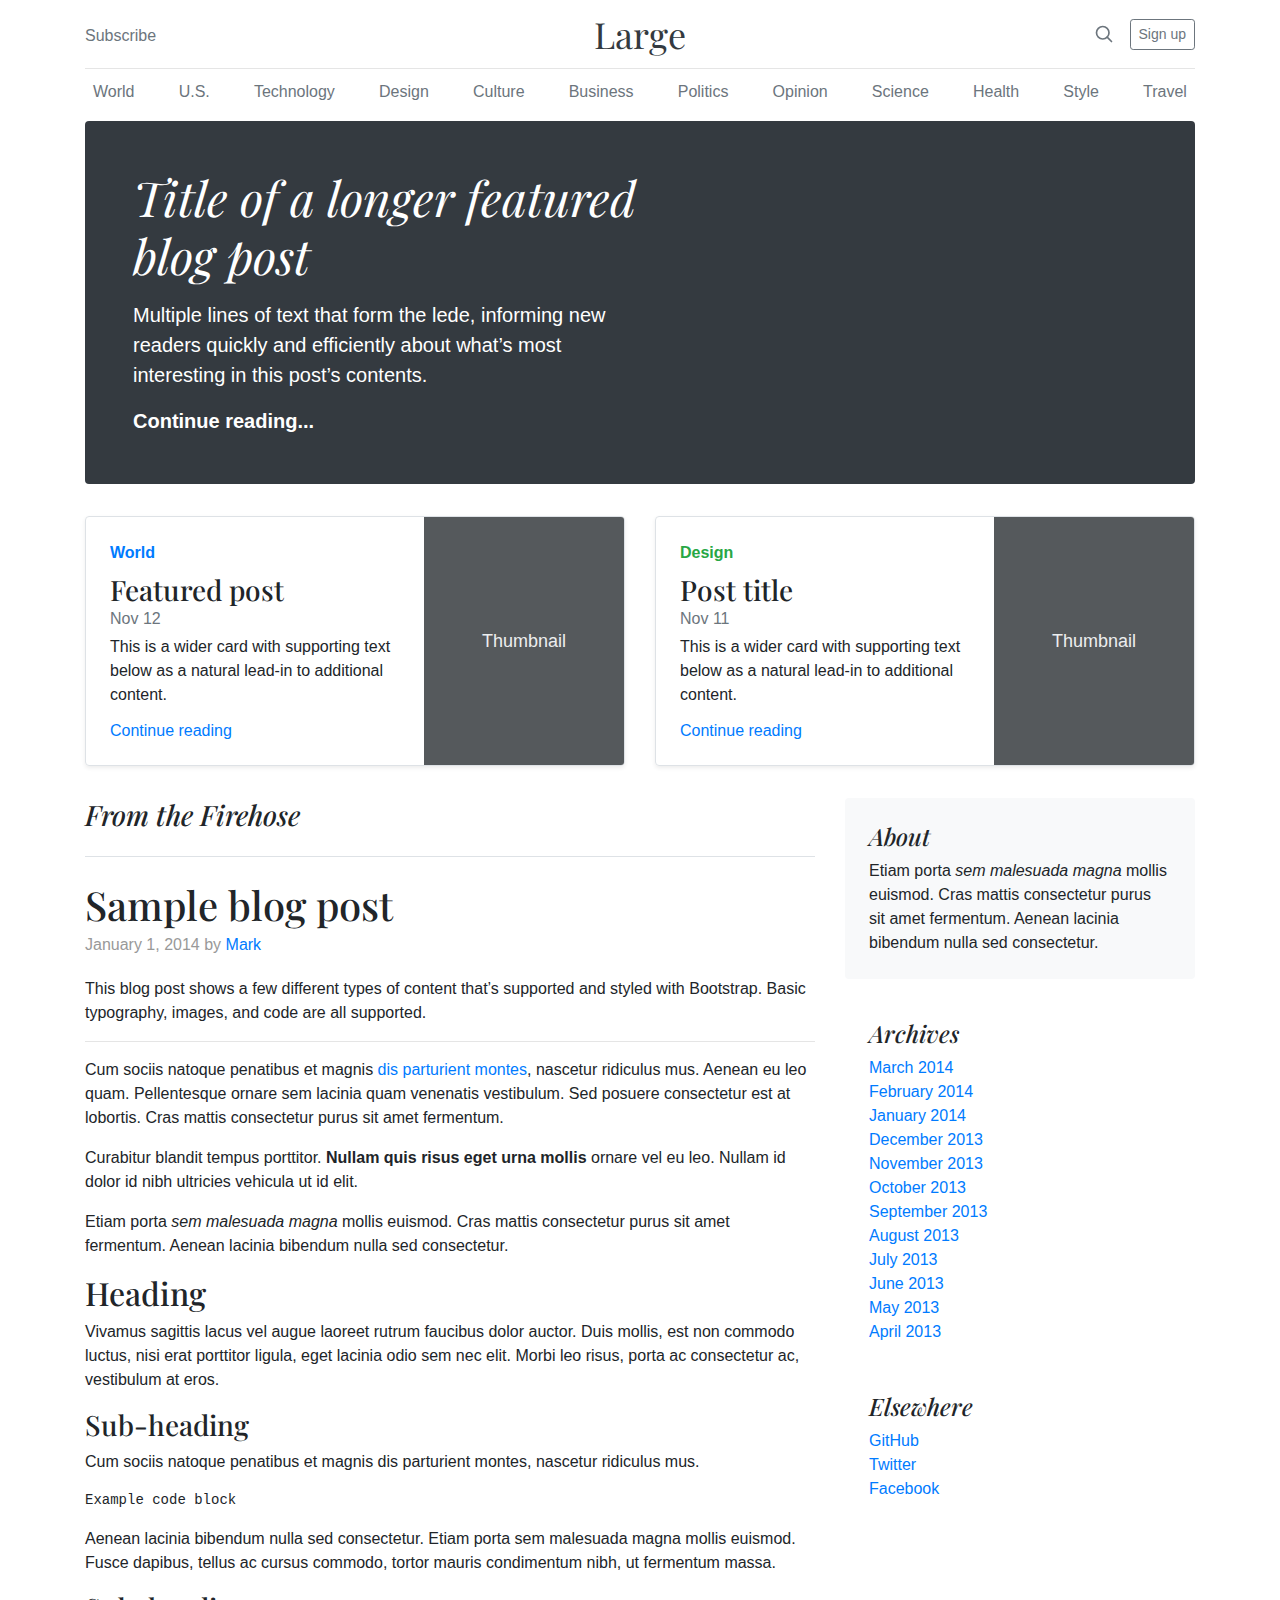
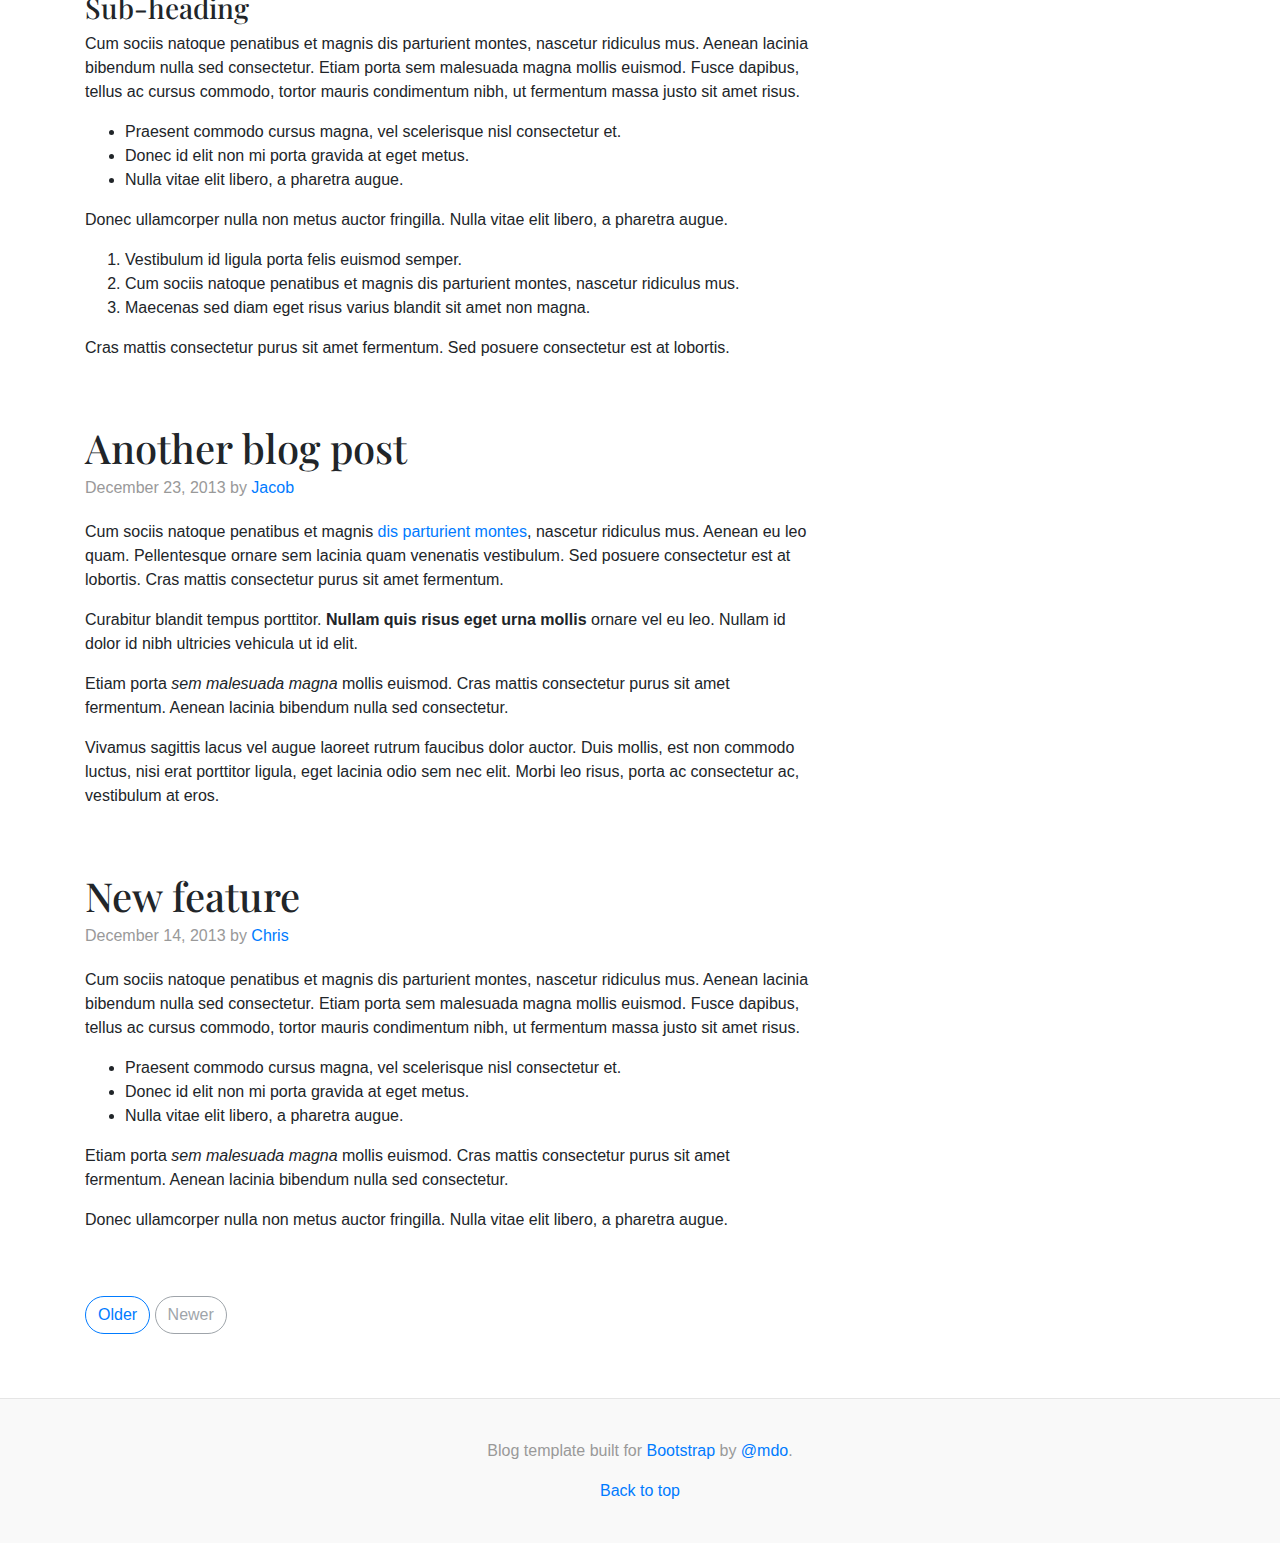
<file: Bootstrap/bootstrap-4.5.0-examples/blog/index.html>
<!doctype html>
<html lang="en">
  <head>
    <meta charset="utf-8">
    <meta name="viewport" content="width=device-width, initial-scale=1, shrink-to-fit=no">
    <meta name="description" content="">
    <meta name="author" content="Mark Otto, Jacob Thornton, and Bootstrap contributors">
    <meta name="generator" content="Jekyll v4.0.1">
    <title>Blog Template · Bootstrap</title>

    <link rel="canonical" href="https://getbootstrap.com/docs/4.5/examples/blog/">

    <!-- Bootstrap core CSS -->
<link href="../assets/dist/css/bootstrap.css" rel="stylesheet">

    <style>
      .bd-placeholder-img {
        font-size: 1.125rem;
        text-anchor: middle;
        -webkit-user-select: none;
        -moz-user-select: none;
        -ms-user-select: none;
        user-select: none;
      }

      @media (min-width: 768px) {
        .bd-placeholder-img-lg {
          font-size: 3.5rem;
        }
      }
    </style>
    <!-- Custom styles for this template -->
    <link href="https://fonts.googleapis.com/css?family=Playfair+Display:700,900" rel="stylesheet">
    <!-- Custom styles for this template -->
    <link href="blog.css" rel="stylesheet">
  </head>
  <body>
    <div class="container">
  <header class="blog-header py-3">
    <div class="row flex-nowrap justify-content-between align-items-center">
      <div class="col-4 pt-1">
        <a class="text-muted" href="#">Subscribe</a>
      </div>
      <div class="col-4 text-center">
        <a class="blog-header-logo text-dark" href="#">Large</a>
      </div>
      <div class="col-4 d-flex justify-content-end align-items-center">
        <a class="text-muted" href="#" aria-label="Search">
          <svg xmlns="http://www.w3.org/2000/svg" width="20" height="20" fill="none" stroke="currentColor" stroke-linecap="round" stroke-linejoin="round" stroke-width="2" class="mx-3" role="img" viewBox="0 0 24 24" focusable="false"><title>Search</title><circle cx="10.5" cy="10.5" r="7.5"/><path d="M21 21l-5.2-5.2"/></svg>
        </a>
        <a class="btn btn-sm btn-outline-secondary" href="#">Sign up</a>
      </div>
    </div>
  </header>

  <div class="nav-scroller py-1 mb-2">
    <nav class="nav d-flex justify-content-between">
      <a class="p-2 text-muted" href="#">World</a>
      <a class="p-2 text-muted" href="#">U.S.</a>
      <a class="p-2 text-muted" href="#">Technology</a>
      <a class="p-2 text-muted" href="#">Design</a>
      <a class="p-2 text-muted" href="#">Culture</a>
      <a class="p-2 text-muted" href="#">Business</a>
      <a class="p-2 text-muted" href="#">Politics</a>
      <a class="p-2 text-muted" href="#">Opinion</a>
      <a class="p-2 text-muted" href="#">Science</a>
      <a class="p-2 text-muted" href="#">Health</a>
      <a class="p-2 text-muted" href="#">Style</a>
      <a class="p-2 text-muted" href="#">Travel</a>
    </nav>
  </div>

  <div class="jumbotron p-4 p-md-5 text-white rounded bg-dark">
    <div class="col-md-6 px-0">
      <h1 class="display-4 font-italic">Title of a longer featured blog post</h1>
      <p class="lead my-3">Multiple lines of text that form the lede, informing new readers quickly and efficiently about what’s most interesting in this post’s contents.</p>
      <p class="lead mb-0"><a href="#" class="text-white font-weight-bold">Continue reading...</a></p>
    </div>
  </div>

  <div class="row mb-2">
    <div class="col-md-6">
      <div class="row no-gutters border rounded overflow-hidden flex-md-row mb-4 shadow-sm h-md-250 position-relative">
        <div class="col p-4 d-flex flex-column position-static">
          <strong class="d-inline-block mb-2 text-primary">World</strong>
          <h3 class="mb-0">Featured post</h3>
          <div class="mb-1 text-muted">Nov 12</div>
          <p class="card-text mb-auto">This is a wider card with supporting text below as a natural lead-in to additional content.</p>
          <a href="#" class="stretched-link">Continue reading</a>
        </div>
        <div class="col-auto d-none d-lg-block">
          <svg class="bd-placeholder-img" width="200" height="250" xmlns="http://www.w3.org/2000/svg" preserveAspectRatio="xMidYMid slice" focusable="false" role="img" aria-label="Placeholder: Thumbnail"><title>Placeholder</title><rect width="100%" height="100%" fill="#55595c"/><text x="50%" y="50%" fill="#eceeef" dy=".3em">Thumbnail</text></svg>
        </div>
      </div>
    </div>
    <div class="col-md-6">
      <div class="row no-gutters border rounded overflow-hidden flex-md-row mb-4 shadow-sm h-md-250 position-relative">
        <div class="col p-4 d-flex flex-column position-static">
          <strong class="d-inline-block mb-2 text-success">Design</strong>
          <h3 class="mb-0">Post title</h3>
          <div class="mb-1 text-muted">Nov 11</div>
          <p class="mb-auto">This is a wider card with supporting text below as a natural lead-in to additional content.</p>
          <a href="#" class="stretched-link">Continue reading</a>
        </div>
        <div class="col-auto d-none d-lg-block">
          <svg class="bd-placeholder-img" width="200" height="250" xmlns="http://www.w3.org/2000/svg" preserveAspectRatio="xMidYMid slice" focusable="false" role="img" aria-label="Placeholder: Thumbnail"><title>Placeholder</title><rect width="100%" height="100%" fill="#55595c"/><text x="50%" y="50%" fill="#eceeef" dy=".3em">Thumbnail</text></svg>
        </div>
      </div>
    </div>
  </div>
</div>

<main role="main" class="container">
  <div class="row">
    <div class="col-md-8 blog-main">
      <h3 class="pb-4 mb-4 font-italic border-bottom">
        From the Firehose
      </h3>

      <div class="blog-post">
        <h2 class="blog-post-title">Sample blog post</h2>
        <p class="blog-post-meta">January 1, 2014 by <a href="#">Mark</a></p>

        <p>This blog post shows a few different types of content that’s supported and styled with Bootstrap. Basic typography, images, and code are all supported.</p>
        <hr>
        <p>Cum sociis natoque penatibus et magnis <a href="#">dis parturient montes</a>, nascetur ridiculus mus. Aenean eu leo quam. Pellentesque ornare sem lacinia quam venenatis vestibulum. Sed posuere consectetur est at lobortis. Cras mattis consectetur purus sit amet fermentum.</p>
        <blockquote>
          <p>Curabitur blandit tempus porttitor. <strong>Nullam quis risus eget urna mollis</strong> ornare vel eu leo. Nullam id dolor id nibh ultricies vehicula ut id elit.</p>
        </blockquote>
        <p>Etiam porta <em>sem malesuada magna</em> mollis euismod. Cras mattis consectetur purus sit amet fermentum. Aenean lacinia bibendum nulla sed consectetur.</p>
        <h2>Heading</h2>
        <p>Vivamus sagittis lacus vel augue laoreet rutrum faucibus dolor auctor. Duis mollis, est non commodo luctus, nisi erat porttitor ligula, eget lacinia odio sem nec elit. Morbi leo risus, porta ac consectetur ac, vestibulum at eros.</p>
        <h3>Sub-heading</h3>
        <p>Cum sociis natoque penatibus et magnis dis parturient montes, nascetur ridiculus mus.</p>
        <pre><code>Example code block</code></pre>
        <p>Aenean lacinia bibendum nulla sed consectetur. Etiam porta sem malesuada magna mollis euismod. Fusce dapibus, tellus ac cursus commodo, tortor mauris condimentum nibh, ut fermentum massa.</p>
        <h3>Sub-heading</h3>
        <p>Cum sociis natoque penatibus et magnis dis parturient montes, nascetur ridiculus mus. Aenean lacinia bibendum nulla sed consectetur. Etiam porta sem malesuada magna mollis euismod. Fusce dapibus, tellus ac cursus commodo, tortor mauris condimentum nibh, ut fermentum massa justo sit amet risus.</p>
        <ul>
          <li>Praesent commodo cursus magna, vel scelerisque nisl consectetur et.</li>
          <li>Donec id elit non mi porta gravida at eget metus.</li>
          <li>Nulla vitae elit libero, a pharetra augue.</li>
        </ul>
        <p>Donec ullamcorper nulla non metus auctor fringilla. Nulla vitae elit libero, a pharetra augue.</p>
        <ol>
          <li>Vestibulum id ligula porta felis euismod semper.</li>
          <li>Cum sociis natoque penatibus et magnis dis parturient montes, nascetur ridiculus mus.</li>
          <li>Maecenas sed diam eget risus varius blandit sit amet non magna.</li>
        </ol>
        <p>Cras mattis consectetur purus sit amet fermentum. Sed posuere consectetur est at lobortis.</p>
      </div><!-- /.blog-post -->

      <div class="blog-post">
        <h2 class="blog-post-title">Another blog post</h2>
        <p class="blog-post-meta">December 23, 2013 by <a href="#">Jacob</a></p>

        <p>Cum sociis natoque penatibus et magnis <a href="#">dis parturient montes</a>, nascetur ridiculus mus. Aenean eu leo quam. Pellentesque ornare sem lacinia quam venenatis vestibulum. Sed posuere consectetur est at lobortis. Cras mattis consectetur purus sit amet fermentum.</p>
        <blockquote>
          <p>Curabitur blandit tempus porttitor. <strong>Nullam quis risus eget urna mollis</strong> ornare vel eu leo. Nullam id dolor id nibh ultricies vehicula ut id elit.</p>
        </blockquote>
        <p>Etiam porta <em>sem malesuada magna</em> mollis euismod. Cras mattis consectetur purus sit amet fermentum. Aenean lacinia bibendum nulla sed consectetur.</p>
        <p>Vivamus sagittis lacus vel augue laoreet rutrum faucibus dolor auctor. Duis mollis, est non commodo luctus, nisi erat porttitor ligula, eget lacinia odio sem nec elit. Morbi leo risus, porta ac consectetur ac, vestibulum at eros.</p>
      </div><!-- /.blog-post -->

      <div class="blog-post">
        <h2 class="blog-post-title">New feature</h2>
        <p class="blog-post-meta">December 14, 2013 by <a href="#">Chris</a></p>

        <p>Cum sociis natoque penatibus et magnis dis parturient montes, nascetur ridiculus mus. Aenean lacinia bibendum nulla sed consectetur. Etiam porta sem malesuada magna mollis euismod. Fusce dapibus, tellus ac cursus commodo, tortor mauris condimentum nibh, ut fermentum massa justo sit amet risus.</p>
        <ul>
          <li>Praesent commodo cursus magna, vel scelerisque nisl consectetur et.</li>
          <li>Donec id elit non mi porta gravida at eget metus.</li>
          <li>Nulla vitae elit libero, a pharetra augue.</li>
        </ul>
        <p>Etiam porta <em>sem malesuada magna</em> mollis euismod. Cras mattis consectetur purus sit amet fermentum. Aenean lacinia bibendum nulla sed consectetur.</p>
        <p>Donec ullamcorper nulla non metus auctor fringilla. Nulla vitae elit libero, a pharetra augue.</p>
      </div><!-- /.blog-post -->

      <nav class="blog-pagination">
        <a class="btn btn-outline-primary" href="#">Older</a>
        <a class="btn btn-outline-secondary disabled" href="#" tabindex="-1" aria-disabled="true">Newer</a>
      </nav>

    </div><!-- /.blog-main -->

    <aside class="col-md-4 blog-sidebar">
      <div class="p-4 mb-3 bg-light rounded">
        <h4 class="font-italic">About</h4>
        <p class="mb-0">Etiam porta <em>sem malesuada magna</em> mollis euismod. Cras mattis consectetur purus sit amet fermentum. Aenean lacinia bibendum nulla sed consectetur.</p>
      </div>

      <div class="p-4">
        <h4 class="font-italic">Archives</h4>
        <ol class="list-unstyled mb-0">
          <li><a href="#">March 2014</a></li>
          <li><a href="#">February 2014</a></li>
          <li><a href="#">January 2014</a></li>
          <li><a href="#">December 2013</a></li>
          <li><a href="#">November 2013</a></li>
          <li><a href="#">October 2013</a></li>
          <li><a href="#">September 2013</a></li>
          <li><a href="#">August 2013</a></li>
          <li><a href="#">July 2013</a></li>
          <li><a href="#">June 2013</a></li>
          <li><a href="#">May 2013</a></li>
          <li><a href="#">April 2013</a></li>
        </ol>
      </div>

      <div class="p-4">
        <h4 class="font-italic">Elsewhere</h4>
        <ol class="list-unstyled">
          <li><a href="#">GitHub</a></li>
          <li><a href="#">Twitter</a></li>
          <li><a href="#">Facebook</a></li>
        </ol>
      </div>
    </aside><!-- /.blog-sidebar -->

  </div><!-- /.row -->

</main><!-- /.container -->

<footer class="blog-footer">
  <p>Blog template built for <a href="https://getbootstrap.com/">Bootstrap</a> by <a href="https://twitter.com/mdo">@mdo</a>.</p>
  <p>
    <a href="#">Back to top</a>
  </p>
</footer>
</body>
</html>
</file>
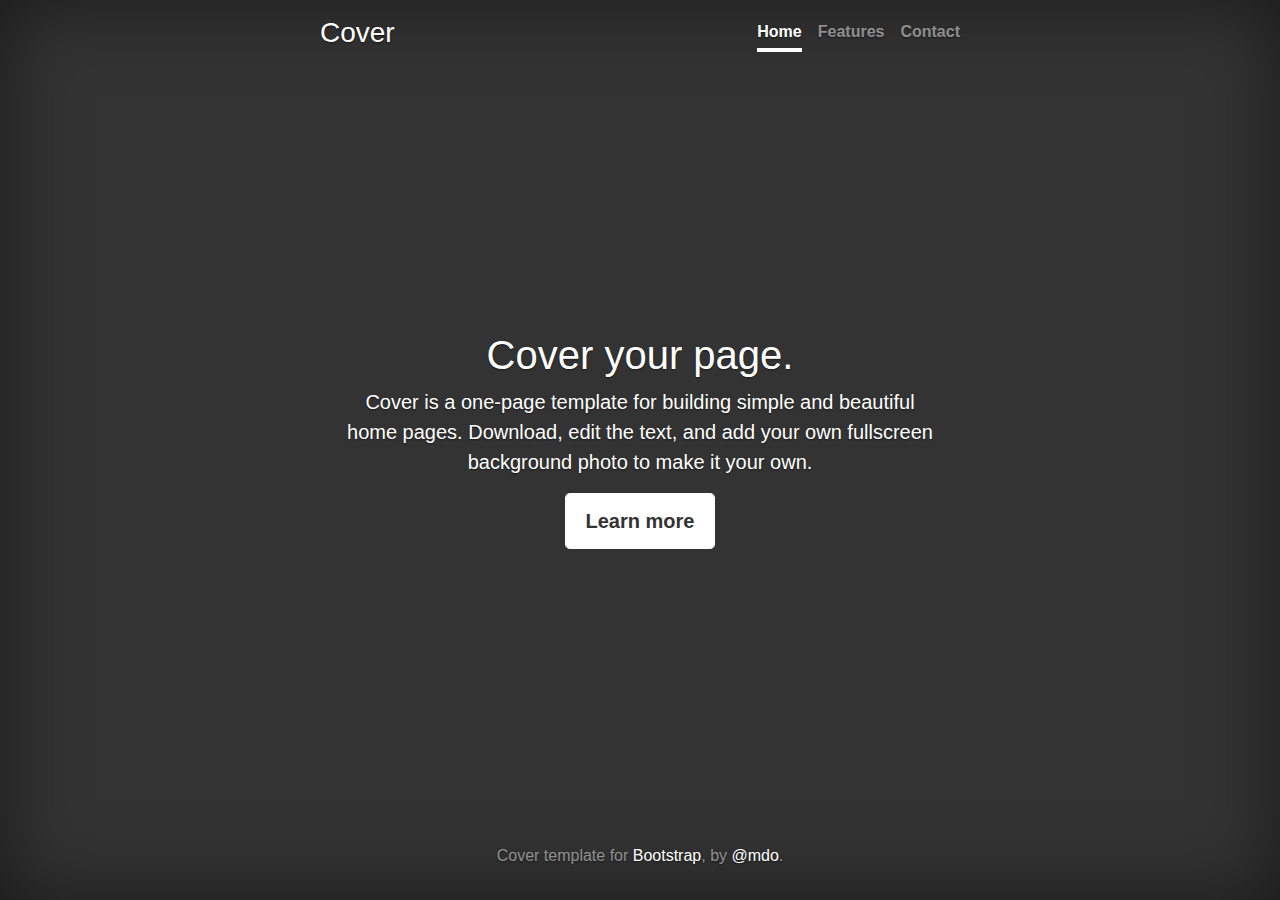
<file: Bootstrap/bootstrap-4.5.0-examples/cover/index.html>
<!doctype html>
<html lang="en">
  <head>
    <meta charset="utf-8">
    <meta name="viewport" content="width=device-width, initial-scale=1, shrink-to-fit=no">
    <meta name="description" content="">
    <meta name="author" content="Mark Otto, Jacob Thornton, and Bootstrap contributors">
    <meta name="generator" content="Jekyll v4.0.1">
    <title>Cover Template · Bootstrap</title>

    <link rel="canonical" href="https://getbootstrap.com/docs/4.5/examples/cover/">

    <!-- Bootstrap core CSS -->
<link href="../assets/dist/css/bootstrap.css" rel="stylesheet">

    <style>
      .bd-placeholder-img {
        font-size: 1.125rem;
        text-anchor: middle;
        -webkit-user-select: none;
        -moz-user-select: none;
        -ms-user-select: none;
        user-select: none;
      }

      @media (min-width: 768px) {
        .bd-placeholder-img-lg {
          font-size: 3.5rem;
        }
      }
    </style>
    <!-- Custom styles for this template -->
    <link href="cover.css" rel="stylesheet">
  </head>
  <body class="text-center">
    <div class="cover-container d-flex w-100 h-100 p-3 mx-auto flex-column">
  <header class="masthead mb-auto">
    <div class="inner">
      <h3 class="masthead-brand">Cover</h3>
      <nav class="nav nav-masthead justify-content-center">
        <a class="nav-link active" href="#">Home</a>
        <a class="nav-link" href="#">Features</a>
        <a class="nav-link" href="#">Contact</a>
      </nav>
    </div>
  </header>

  <main role="main" class="inner cover">
    <h1 class="cover-heading">Cover your page.</h1>
    <p class="lead">Cover is a one-page template for building simple and beautiful home pages. Download, edit the text, and add your own fullscreen background photo to make it your own.</p>
    <p class="lead">
      <a href="#" class="btn btn-lg btn-secondary">Learn more</a>
    </p>
  </main>

  <footer class="mastfoot mt-auto">
    <div class="inner">
      <p>Cover template for <a href="https://getbootstrap.com/">Bootstrap</a>, by <a href="https://twitter.com/mdo">@mdo</a>.</p>
    </div>
  </footer>
</div>
</body>
</html>
</file>
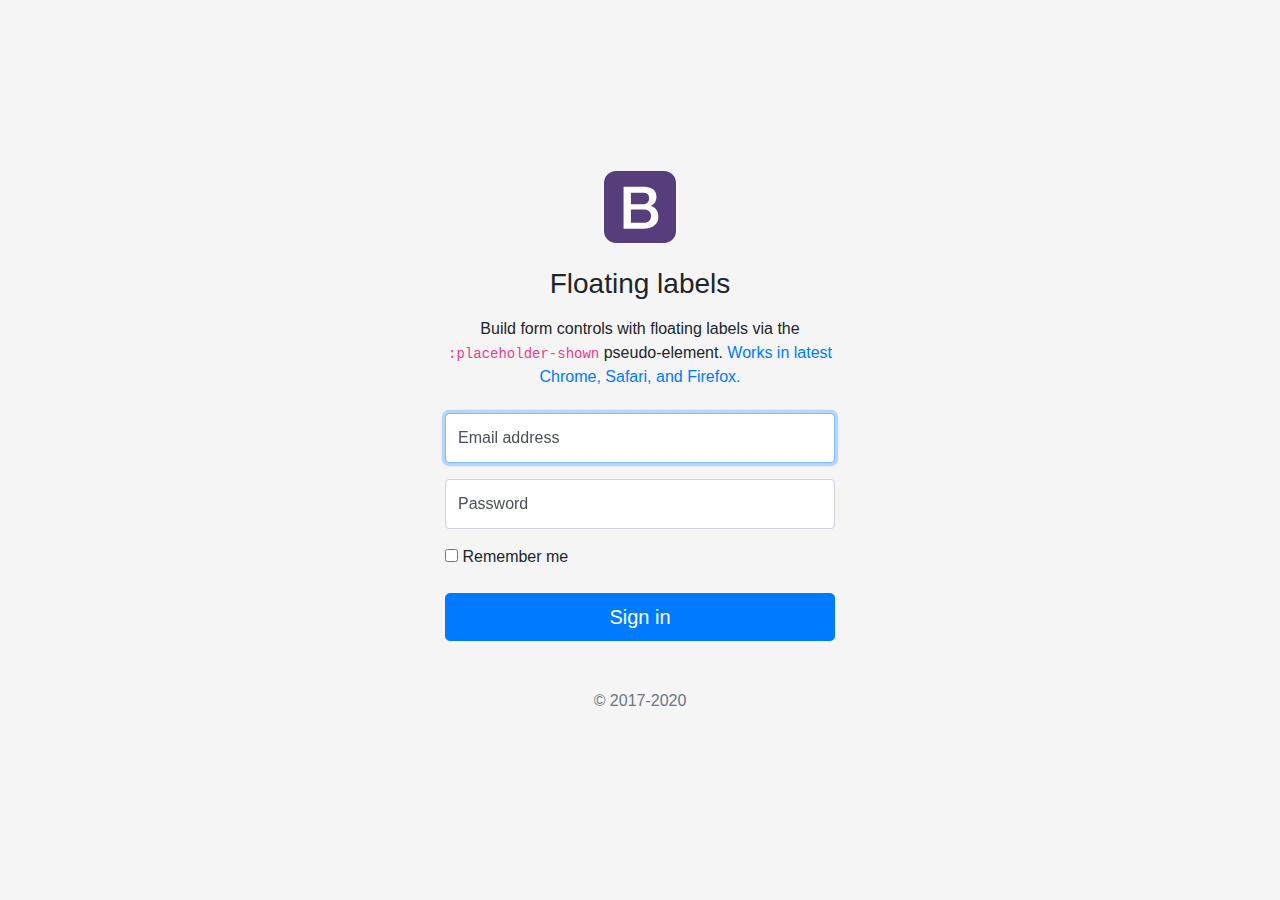
<file: Bootstrap/bootstrap-4.5.0-examples/floating-labels/index.html>
<!doctype html>
<html lang="en">
  <head>
    <meta charset="utf-8">
    <meta name="viewport" content="width=device-width, initial-scale=1, shrink-to-fit=no">
    <meta name="description" content="">
    <meta name="author" content="Mark Otto, Jacob Thornton, and Bootstrap contributors">
    <meta name="generator" content="Jekyll v4.0.1">
    <title>Floating labels example · Bootstrap</title>

    <link rel="canonical" href="https://getbootstrap.com/docs/4.5/examples/floating-labels/">

    <!-- Bootstrap core CSS -->
<link href="../assets/dist/css/bootstrap.css" rel="stylesheet">

    <style>
      .bd-placeholder-img {
        font-size: 1.125rem;
        text-anchor: middle;
        -webkit-user-select: none;
        -moz-user-select: none;
        -ms-user-select: none;
        user-select: none;
      }

      @media (min-width: 768px) {
        .bd-placeholder-img-lg {
          font-size: 3.5rem;
        }
      }
    </style>
    <!-- Custom styles for this template -->
    <link href="floating-labels.css" rel="stylesheet">
  </head>
  <body>
    <form class="form-signin">
  <div class="text-center mb-4">
    <img class="mb-4" src="../assets/brand/bootstrap-solid.svg" alt="" width="72" height="72">
    <h1 class="h3 mb-3 font-weight-normal">Floating labels</h1>
    <p>Build form controls with floating labels via the <code>:placeholder-shown</code> pseudo-element. <a href="https://caniuse.com/#feat=css-placeholder-shown">Works in latest Chrome, Safari, and Firefox.</a></p>
  </div>

  <div class="form-label-group">
    <input type="email" id="inputEmail" class="form-control" placeholder="Email address" required autofocus>
    <label for="inputEmail">Email address</label>
  </div>

  <div class="form-label-group">
    <input type="password" id="inputPassword" class="form-control" placeholder="Password" required>
    <label for="inputPassword">Password</label>
  </div>

  <div class="checkbox mb-3">
    <label>
      <input type="checkbox" value="remember-me"> Remember me
    </label>
  </div>
  <button class="btn btn-lg btn-primary btn-block" type="submit">Sign in</button>
  <p class="mt-5 mb-3 text-muted text-center">&copy; 2017-2020</p>
</form>
</body>
</html>
</file>
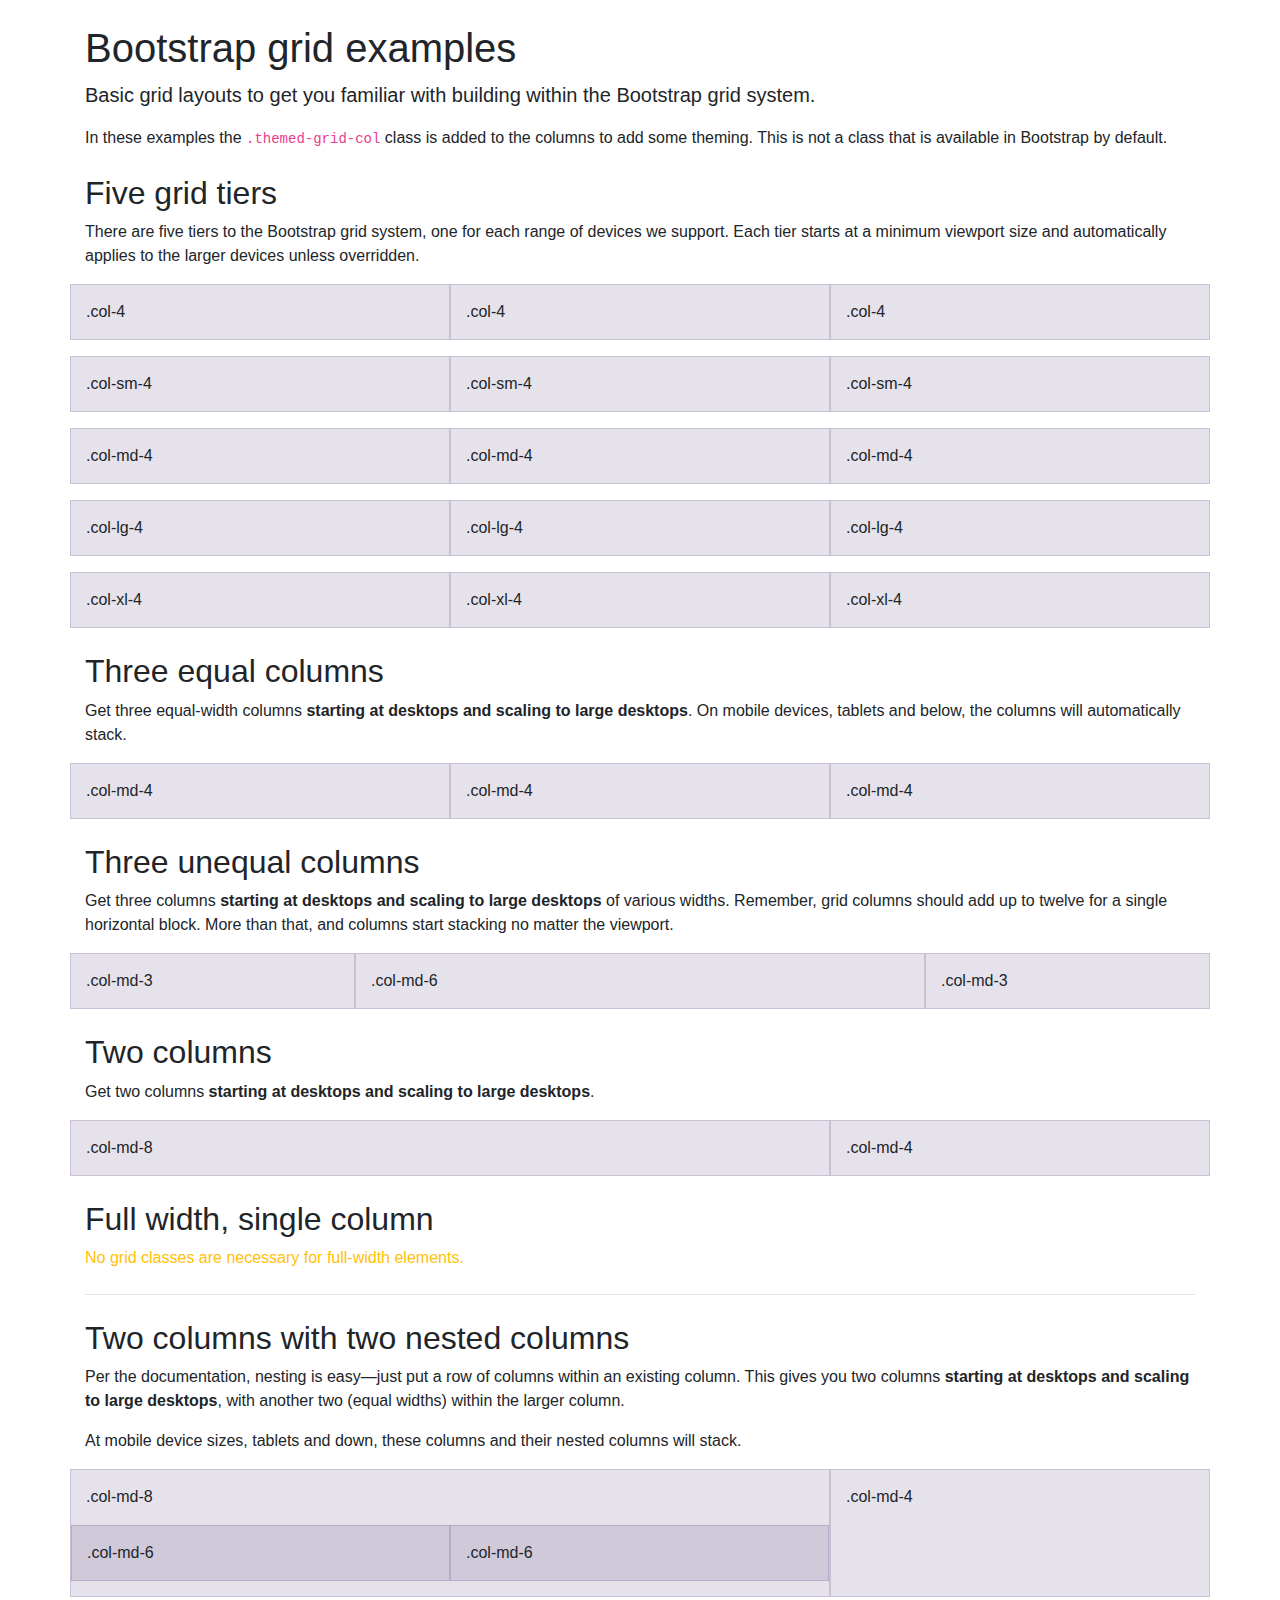
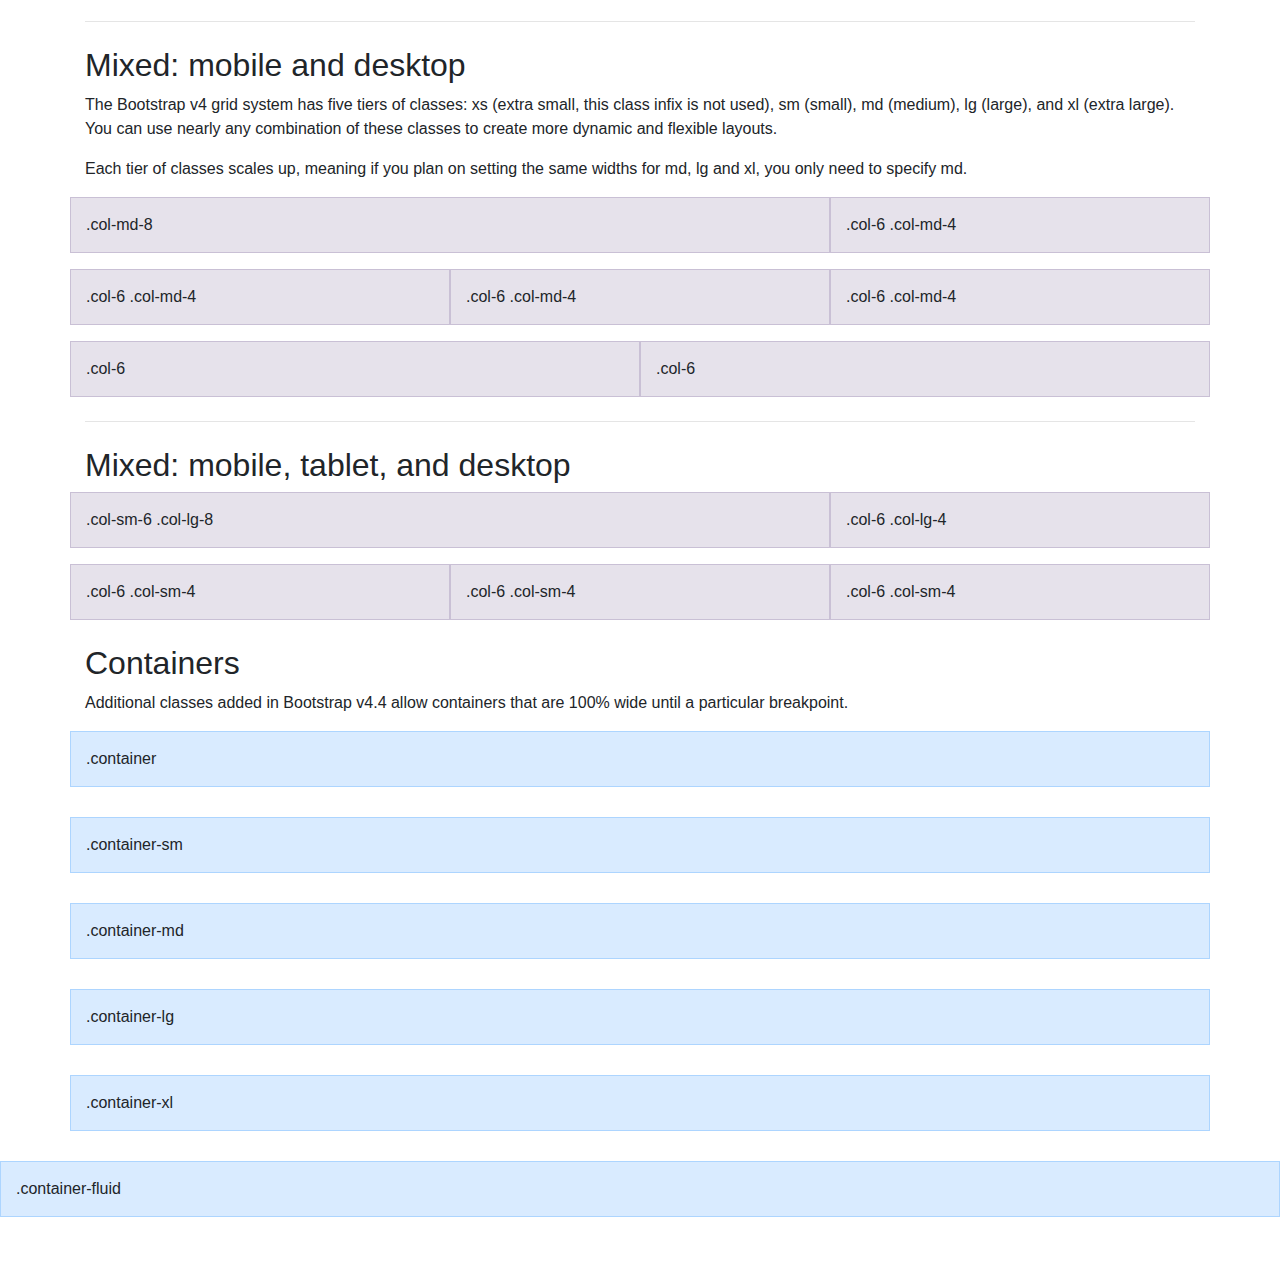
<file: Bootstrap/bootstrap-4.5.0-examples/grid/index.html>
<!doctype html>
<html lang="en">
  <head>
    <meta charset="utf-8">
    <meta name="viewport" content="width=device-width, initial-scale=1, shrink-to-fit=no">
    <meta name="description" content="">
    <meta name="author" content="Mark Otto, Jacob Thornton, and Bootstrap contributors">
    <meta name="generator" content="Jekyll v4.0.1">
    <title>Grid Template · Bootstrap</title>

    <link rel="canonical" href="https://getbootstrap.com/docs/4.5/examples/grid/">

    <!-- Bootstrap core CSS -->
<link href="../assets/dist/css/bootstrap.css" rel="stylesheet">

    <style>
      .bd-placeholder-img {
        font-size: 1.125rem;
        text-anchor: middle;
        -webkit-user-select: none;
        -moz-user-select: none;
        -ms-user-select: none;
        user-select: none;
      }

      @media (min-width: 768px) {
        .bd-placeholder-img-lg {
          font-size: 3.5rem;
        }
      }
    </style>
    <!-- Custom styles for this template -->
    <link href="grid.css" rel="stylesheet">
  </head>
  <body class="py-4">
    <div class="container">

  <h1>Bootstrap grid examples</h1>
  <p class="lead">Basic grid layouts to get you familiar with building within the Bootstrap grid system.</p>
  <p>In these examples the <code>.themed-grid-col</code> class is added to the columns to add some theming. This is not a class that is available in Bootstrap by default.</p>

  <h2 class="mt-4">Five grid tiers</h2>
  <p>There are five tiers to the Bootstrap grid system, one for each range of devices we support. Each tier starts at a minimum viewport size and automatically applies to the larger devices unless overridden.</p>

  <div class="row mb-3">
    <div class="col-4 themed-grid-col">.col-4</div>
    <div class="col-4 themed-grid-col">.col-4</div>
    <div class="col-4 themed-grid-col">.col-4</div>
  </div>

  <div class="row mb-3">
    <div class="col-sm-4 themed-grid-col">.col-sm-4</div>
    <div class="col-sm-4 themed-grid-col">.col-sm-4</div>
    <div class="col-sm-4 themed-grid-col">.col-sm-4</div>
  </div>

  <div class="row mb-3">
    <div class="col-md-4 themed-grid-col">.col-md-4</div>
    <div class="col-md-4 themed-grid-col">.col-md-4</div>
    <div class="col-md-4 themed-grid-col">.col-md-4</div>
  </div>

  <div class="row mb-3">
    <div class="col-lg-4 themed-grid-col">.col-lg-4</div>
    <div class="col-lg-4 themed-grid-col">.col-lg-4</div>
    <div class="col-lg-4 themed-grid-col">.col-lg-4</div>
  </div>

  <div class="row mb-3">
    <div class="col-xl-4 themed-grid-col">.col-xl-4</div>
    <div class="col-xl-4 themed-grid-col">.col-xl-4</div>
    <div class="col-xl-4 themed-grid-col">.col-xl-4</div>
  </div>

  <h2 class="mt-4">Three equal columns</h2>
  <p>Get three equal-width columns <strong>starting at desktops and scaling to large desktops</strong>. On mobile devices, tablets and below, the columns will automatically stack.</p>
  <div class="row mb-3">
    <div class="col-md-4 themed-grid-col">.col-md-4</div>
    <div class="col-md-4 themed-grid-col">.col-md-4</div>
    <div class="col-md-4 themed-grid-col">.col-md-4</div>
  </div>

  <h2 class="mt-4">Three unequal columns</h2>
  <p>Get three columns <strong>starting at desktops and scaling to large desktops</strong> of various widths. Remember, grid columns should add up to twelve for a single horizontal block. More than that, and columns start stacking no matter the viewport.</p>
  <div class="row mb-3">
    <div class="col-md-3 themed-grid-col">.col-md-3</div>
    <div class="col-md-6 themed-grid-col">.col-md-6</div>
    <div class="col-md-3 themed-grid-col">.col-md-3</div>
  </div>

  <h2 class="mt-4">Two columns</h2>
  <p>Get two columns <strong>starting at desktops and scaling to large desktops</strong>.</p>
  <div class="row mb-3">
    <div class="col-md-8 themed-grid-col">.col-md-8</div>
    <div class="col-md-4 themed-grid-col">.col-md-4</div>
  </div>

  <h2 class="mt-4">Full width, single column</h2>
  <p class="text-warning">
    No grid classes are necessary for full-width elements.
  </p>

  <hr class="my-4">

  <h2 class="mt-4">Two columns with two nested columns</h2>
  <p>Per the documentation, nesting is easy—just put a row of columns within an existing column. This gives you two columns <strong>starting at desktops and scaling to large desktops</strong>, with another two (equal widths) within the larger column.</p>
  <p>At mobile device sizes, tablets and down, these columns and their nested columns will stack.</p>
  <div class="row mb-3">
    <div class="col-md-8 themed-grid-col">
      <div class="pb-3">
        .col-md-8
      </div>
      <div class="row">
        <div class="col-md-6 themed-grid-col">.col-md-6</div>
        <div class="col-md-6 themed-grid-col">.col-md-6</div>
      </div>
    </div>
    <div class="col-md-4 themed-grid-col">.col-md-4</div>
  </div>

  <hr class="my-4">

  <h2 class="mt-4">Mixed: mobile and desktop</h2>
  <p>The Bootstrap v4 grid system has five tiers of classes: xs (extra small, this class infix is not used), sm (small), md (medium), lg (large), and xl (extra large). You can use nearly any combination of these classes to create more dynamic and flexible layouts.</p>
  <p>Each tier of classes scales up, meaning if you plan on setting the same widths for md, lg and xl, you only need to specify md.</p>
  <div class="row mb-3">
    <div class="col-md-8 themed-grid-col">.col-md-8</div>
    <div class="col-6 col-md-4 themed-grid-col">.col-6 .col-md-4</div>
  </div>
  <div class="row mb-3">
    <div class="col-6 col-md-4 themed-grid-col">.col-6 .col-md-4</div>
    <div class="col-6 col-md-4 themed-grid-col">.col-6 .col-md-4</div>
    <div class="col-6 col-md-4 themed-grid-col">.col-6 .col-md-4</div>
  </div>
  <div class="row mb-3">
    <div class="col-6 themed-grid-col">.col-6</div>
    <div class="col-6 themed-grid-col">.col-6</div>
  </div>

  <hr class="my-4">

  <h2 class="mt-4">Mixed: mobile, tablet, and desktop</h2>
  <div class="row mb-3">
    <div class="col-sm-6 col-lg-8 themed-grid-col">.col-sm-6 .col-lg-8</div>
    <div class="col-6 col-lg-4 themed-grid-col">.col-6 .col-lg-4</div>
  </div>
  <div class="row mb-3">
    <div class="col-6 col-sm-4 themed-grid-col">.col-6 .col-sm-4</div>
    <div class="col-6 col-sm-4 themed-grid-col">.col-6 .col-sm-4</div>
    <div class="col-6 col-sm-4 themed-grid-col">.col-6 .col-sm-4</div>
  </div>

</div>

<div class="container" id="containers">
  <h2 class="mt-4">Containers</h2>
  <p>Additional classes added in Bootstrap v4.4 allow containers that are 100% wide until a particular breakpoint.</p>
</div>

<div class="container themed-container">.container</div>
<div class="container-sm themed-container">.container-sm</div>
<div class="container-md themed-container">.container-md</div>
<div class="container-lg themed-container">.container-lg</div>
<div class="container-xl themed-container">.container-xl</div>
<div class="container-fluid themed-container">.container-fluid</div>
</body>
</html>
</file>
<file: Bootstrap/bootstrap-4.5.0-examples/blog/blog.css>
/* stylelint-disable selector-list-comma-newline-after */

.blog-header {
  line-height: 1;
  border-bottom: 1px solid #e5e5e5;
}

.blog-header-logo {
  font-family: "Playfair Display", Georgia, "Times New Roman", serif;
  font-size: 2.25rem;
}

.blog-header-logo:hover {
  text-decoration: none;
}

h1, h2, h3, h4, h5, h6 {
  font-family: "Playfair Display", Georgia, "Times New Roman", serif;
}

.display-4 {
  font-size: 2.5rem;
}
@media (min-width: 768px) {
  .display-4 {
    font-size: 3rem;
  }
}

.nav-scroller {
  position: relative;
  z-index: 2;
  height: 2.75rem;
  overflow-y: hidden;
}

.nav-scroller .nav {
  display: -ms-flexbox;
  display: flex;
  -ms-flex-wrap: nowrap;
  flex-wrap: nowrap;
  padding-bottom: 1rem;
  margin-top: -1px;
  overflow-x: auto;
  text-align: center;
  white-space: nowrap;
  -webkit-overflow-scrolling: touch;
}

.nav-scroller .nav-link {
  padding-top: .75rem;
  padding-bottom: .75rem;
  font-size: .875rem;
}

.card-img-right {
  height: 100%;
  border-radius: 0 3px 3px 0;
}

.flex-auto {
  -ms-flex: 0 0 auto;
  flex: 0 0 auto;
}

.h-250 { height: 250px; }
@media (min-width: 768px) {
  .h-md-250 { height: 250px; }
}

/* Pagination */
.blog-pagination {
  margin-bottom: 4rem;
}
.blog-pagination > .btn {
  border-radius: 2rem;
}

/*
 * Blog posts
 */
.blog-post {
  margin-bottom: 4rem;
}
.blog-post-title {
  margin-bottom: .25rem;
  font-size: 2.5rem;
}
.blog-post-meta {
  margin-bottom: 1.25rem;
  color: #999;
}

/*
 * Footer
 */
.blog-footer {
  padding: 2.5rem 0;
  color: #999;
  text-align: center;
  background-color: #f9f9f9;
  border-top: .05rem solid #e5e5e5;
}
.blog-footer p:last-child {
  margin-bottom: 0;
}
</file>
<file: Bootstrap/bootstrap-4.5.0-examples/cover/cover.css>
/*
 * Globals
 */

/* Links */
a,
a:focus,
a:hover {
  color: #fff;
}

/* Custom default button */
.btn-secondary,
.btn-secondary:hover,
.btn-secondary:focus {
  color: #333;
  text-shadow: none; /* Prevent inheritance from `body` */
  background-color: #fff;
  border: .05rem solid #fff;
}


/*
 * Base structure
 */

html,
body {
  height: 100%;
  background-color: #333;
}

body {
  display: -ms-flexbox;
  display: flex;
  color: #fff;
  text-shadow: 0 .05rem .1rem rgba(0, 0, 0, .5);
  box-shadow: inset 0 0 5rem rgba(0, 0, 0, .5);
}

.cover-container {
  max-width: 42em;
}


/*
 * Header
 */
.masthead {
  margin-bottom: 2rem;
}

.masthead-brand {
  margin-bottom: 0;
}

.nav-masthead .nav-link {
  padding: .25rem 0;
  font-weight: 700;
  color: rgba(255, 255, 255, .5);
  background-color: transparent;
  border-bottom: .25rem solid transparent;
}

.nav-masthead .nav-link:hover,
.nav-masthead .nav-link:focus {
  border-bottom-color: rgba(255, 255, 255, .25);
}

.nav-masthead .nav-link + .nav-link {
  margin-left: 1rem;
}

.nav-masthead .active {
  color: #fff;
  border-bottom-color: #fff;
}

@media (min-width: 48em) {
  .masthead-brand {
    float: left;
  }
  .nav-masthead {
    float: right;
  }
}


/*
 * Cover
 */
.cover {
  padding: 0 1.5rem;
}
.cover .btn-lg {
  padding: .75rem 1.25rem;
  font-weight: 700;
}


/*
 * Footer
 */
.mastfoot {
  color: rgba(255, 255, 255, .5);
}
</file>
<file: Bootstrap/bootstrap-4.5.0-examples/floating-labels/floating-labels.css>
html,
body {
  height: 100%;
}

body {
  display: -ms-flexbox;
  display: flex;
  -ms-flex-align: center;
  align-items: center;
  padding-top: 40px;
  padding-bottom: 40px;
  background-color: #f5f5f5;
}

.form-signin {
  width: 100%;
  max-width: 420px;
  padding: 15px;
  margin: auto;
}

.form-label-group {
  position: relative;
  margin-bottom: 1rem;
}

.form-label-group > input,
.form-label-group > label {
  height: 3.125rem;
  padding: .75rem;
}

.form-label-group > label {
  position: absolute;
  top: 0;
  left: 0;
  display: block;
  width: 100%;
  margin-bottom: 0; /* Override default `<label>` margin */
  line-height: 1.5;
  color: #495057;
  pointer-events: none;
  cursor: text; /* Match the input under the label */
  border: 1px solid transparent;
  border-radius: .25rem;
  transition: all .1s ease-in-out;
}

.form-label-group input::-webkit-input-placeholder {
  color: transparent;
}

.form-label-group input:-ms-input-placeholder {
  color: transparent;
}

.form-label-group input::-ms-input-placeholder {
  color: transparent;
}

.form-label-group input::-moz-placeholder {
  color: transparent;
}

.form-label-group input::placeholder {
  color: transparent;
}

.form-label-group input:not(:placeholder-shown) {
  padding-top: 1.25rem;
  padding-bottom: .25rem;
}

.form-label-group input:not(:placeholder-shown) ~ label {
  padding-top: .25rem;
  padding-bottom: .25rem;
  font-size: 12px;
  color: #777;
}

/* Fallback for Edge
-------------------------------------------------- */
@supports (-ms-ime-align: auto) {
  .form-label-group > label {
    display: none;
  }
  .form-label-group input::-ms-input-placeholder {
    color: #777;
  }
}

/* Fallback for IE
-------------------------------------------------- */
@media all and (-ms-high-contrast: none), (-ms-high-contrast: active) {
  .form-label-group > label {
    display: none;
  }
  .form-label-group input:-ms-input-placeholder {
    color: #777;
  }
}
</file>
<file: Bootstrap/bootstrap-4.5.0-examples/grid/grid.css>
.themed-grid-col {
  padding-top: 15px;
  padding-bottom: 15px;
  background-color: rgba(86, 61, 124, .15);
  border: 1px solid rgba(86, 61, 124, .2);
}

.themed-container {
  padding: 15px;
  margin-bottom: 30px;
  background-color: rgba(0, 123, 255, .15);
  border: 1px solid rgba(0, 123, 255, .2);
}
</file>
